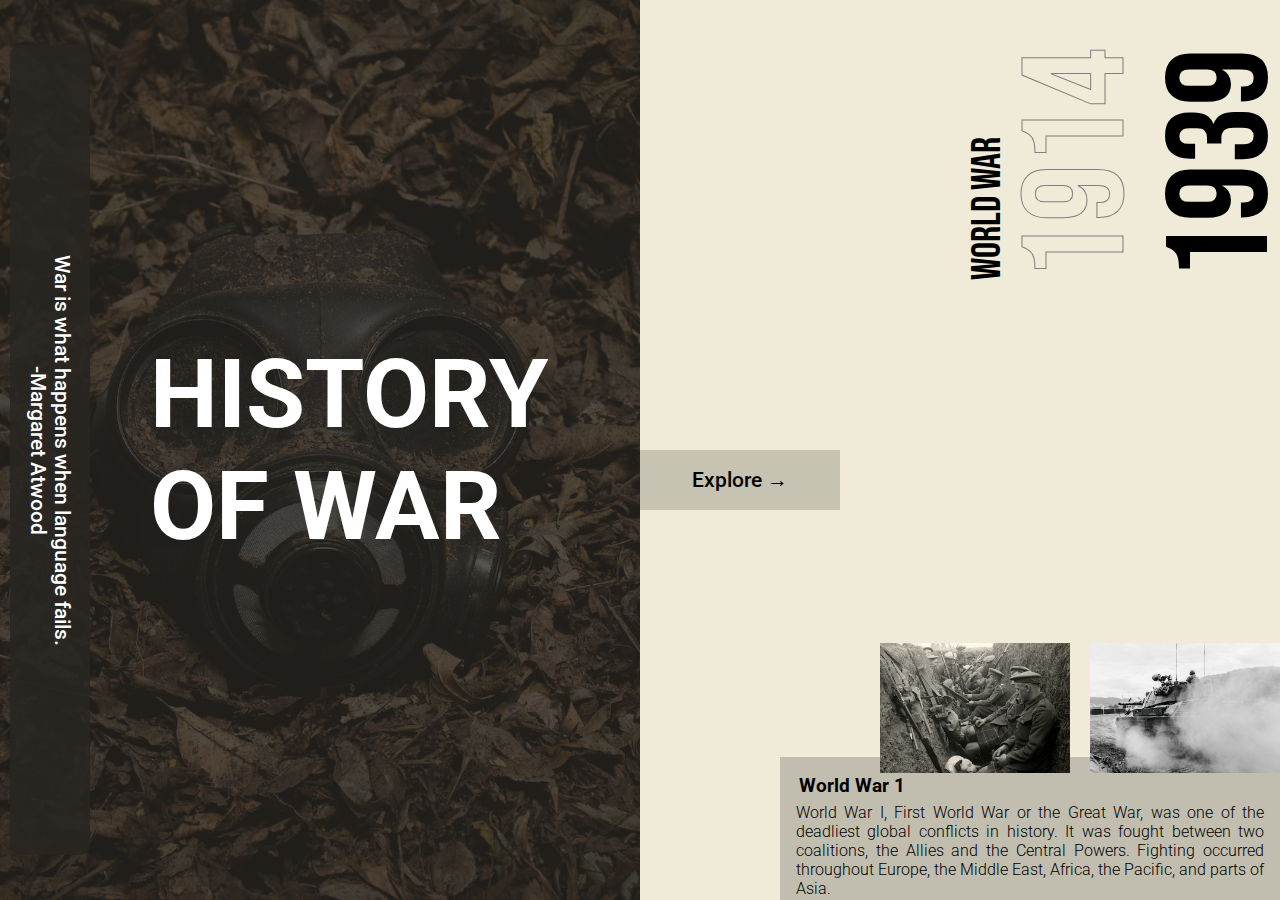
<file: index.html>
<!DOCTYPE html>
<html lang="en">
  <head>
    <meta charset="UTF-8" />
    <meta http-equiv="X-UA-Compatible" content="IE=edge" />
    <meta name="viewport" content="width=device-width, initial-scale=1.0" />
    <title>Home</title>
    <link rel="stylesheet" href="./styles/general.css" />
    <link rel="stylesheet" href="./styles/main.css" />
  </head>
  <body>
    <section class="left-side">
      <div class="left-side--bar">
        <div class="quote-container">
          <p class="left-side--war-quote">
            War is what happens when language fails.
          </p>
          <p class="left-side--war-quote-author">-Margaret Atwood</p>
        </div>
      </div>
      <div class="left-side--text-container">
        <h1 class="left-side--header">HISTORY OF WAR</h1>
      </div>
      <a href="./content.html">
        <button id="explore-btn">Explore &rarr;</button>
      </a>
    </section>
    <section class="right-side">
      <div class="right-side--date-text">
        <p>WORLD WAR</p>
        <p>1914</p>
        <p>1939</p>
      </div>
      <div class="bottom">
        <div class="image-containers">
          <img
            src="./assets/images/homepage_images/small-war-img1.jpg"
            alt="1914, World War 1. Highland Territorials in a trench"
            class="img1"
            />
          <img
            src="./assets/images/homepage_images/small-war-img2.jpg"
            alt="world war tanker"
            class="img2"
            />
        </div>
        <div class="text">
          <h3>World War 1</h3>
          <p>
            World War I, First World War or the Great War, was one of the
            deadliest global conflicts in history. It was
            fought between two coalitions, the Allies and the Central Powers.
            Fighting occurred throughout Europe, the Middle East, Africa, the
            Pacific, and parts of Asia.
          </p>
        </div>
      </div>
    </section>
    <script src="./scripts/index.js"></script>
  </body>
</html>
</file>
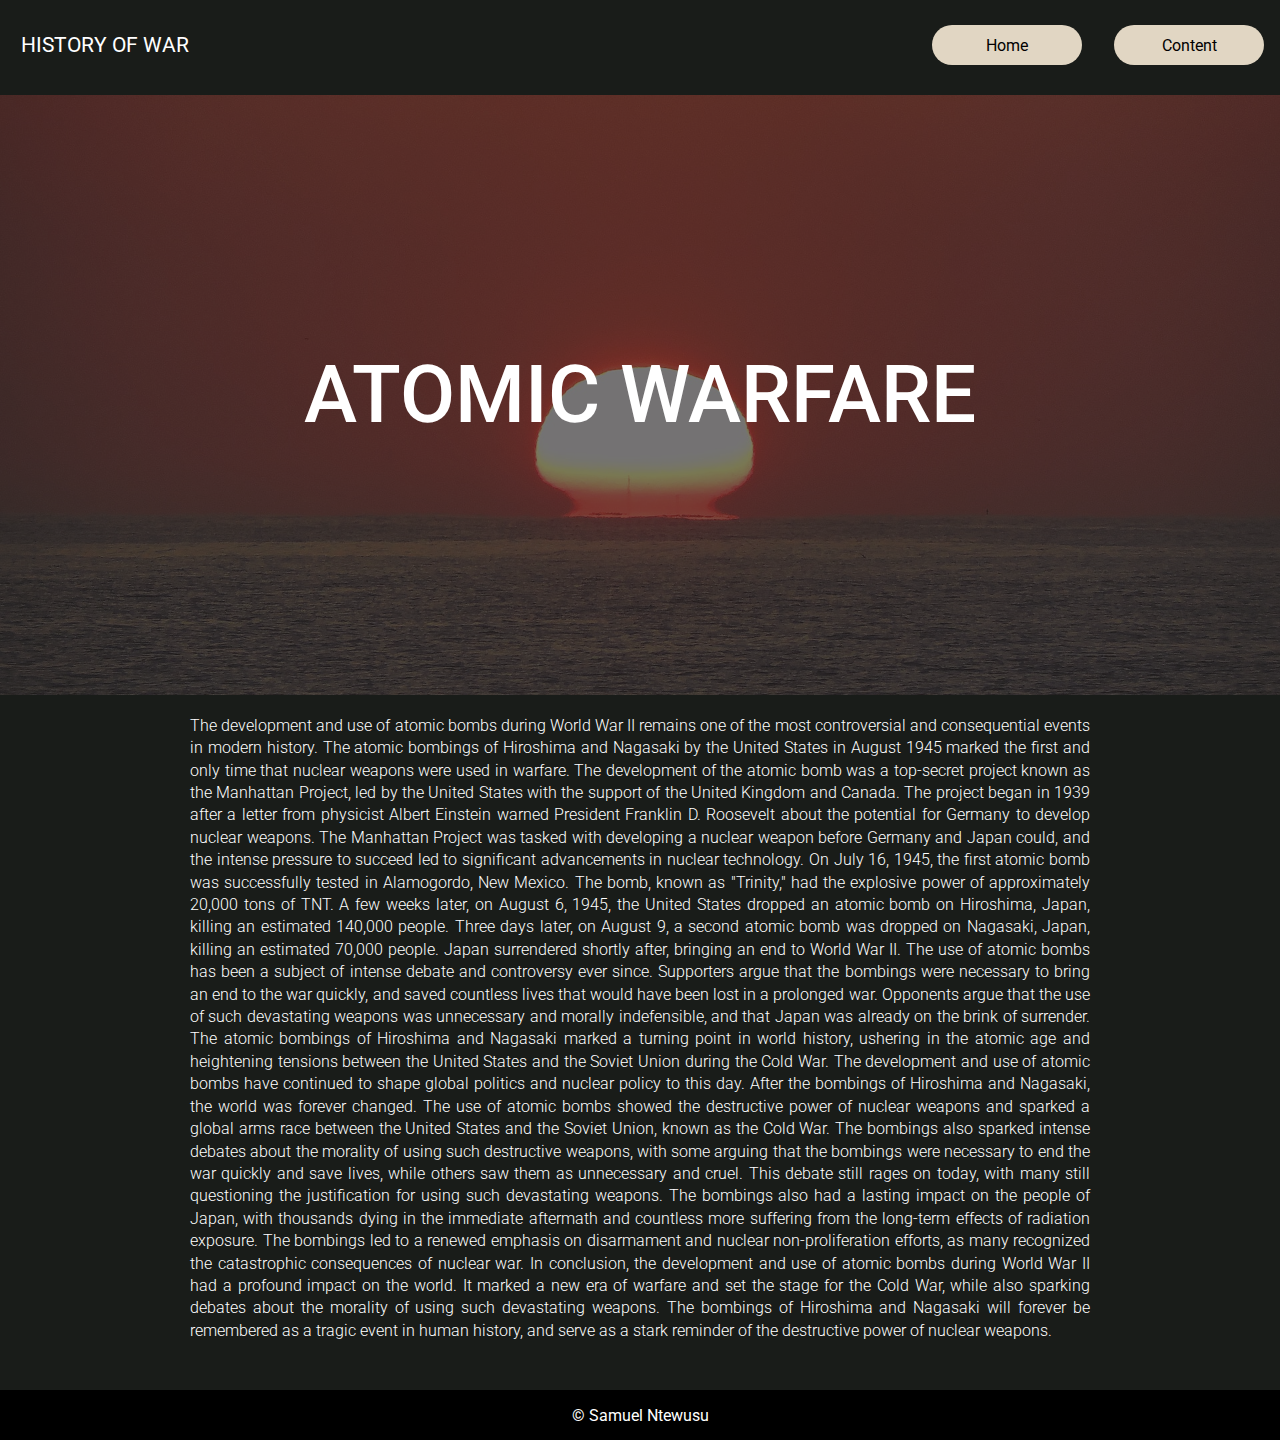
<file: atomic-impact.html>
<!DOCTYPE html>
<html lang="en">
  <head>
    <meta charset="UTF-8" />
    <meta http-equiv="X-UA-Compatible" content="IE=edge" />
    <meta name="viewport" content="width=device-width, initial-scale=1.0" />
    <title>Atomic Warfare</title>
    <link
      rel="stylesheet"
      href="https://fonts.googleapis.com/css2?family=Material+Symbols+Outlined:opsz,wght,FILL,GRAD@48,400,0,0"
    />
    <link rel="stylesheet" href="./styles/general.css" />
    <link rel="stylesheet" href="./styles/atomic.css" />
  </head>
  <body>
    <header>
      <a href="./index.html" class="logo-text">HISTORY OF WAR</a>
      <nav class="page-navigation">
        <ul class="page-navigation-list">
          <li class="page-navigation-list-items">
            <a href="./index.html">Home</a>
          </li>
          <li class="page-navigation-list-items">
            <a href="./content.html">Content</a>
          </li>
        </ul>
      </nav>
      <span class="material-symbols-outlined" id="menu-open"> menu </span>

    </header>
    <div class="mobile-menu">
      <div class="left-side-menu">

      </div>
      <div class="right-side-menu">
        <span id="menu-close" class="material-symbols-outlined">close</span>
        <nav class="mobile-page-navigation">
          <ul class="mobile-page-navigation-list">
            <li class="mobile-page-navigation-list-items">
              <a href="./index.html">Home</a>
            </li>
            <li class="mobile-page-navigation-list-items">
              <a href="./content.html">Content</a>
            </li>
          </ul>
        </nav>
      </div>
    </div>
    <section class="banner"></section>
    <section class="content-text">
      <p class="texts">
        The development and use of atomic bombs during World War II remains one
        of the most controversial and consequential events in modern history.
        The atomic bombings of Hiroshima and Nagasaki by the United States in
        August 1945 marked the first and only time that nuclear weapons were
        used in warfare. The development of the atomic bomb was a top-secret
        project known as the Manhattan Project, led by the United States with
        the support of the United Kingdom and Canada. The project began in 1939
        after a letter from physicist Albert Einstein warned President Franklin
        D. Roosevelt about the potential for Germany to develop nuclear weapons.
        The Manhattan Project was tasked with developing a nuclear weapon before
        Germany and Japan could, and the intense pressure to succeed led to
        significant advancements in nuclear technology. On July 16, 1945, the
        first atomic bomb was successfully tested in Alamogordo, New Mexico. The
        bomb, known as "Trinity," had the explosive power of approximately
        20,000 tons of TNT. A few weeks later, on August 6, 1945, the United
        States dropped an atomic bomb on Hiroshima, Japan, killing an estimated
        140,000 people. Three days later, on August 9, a second atomic bomb was
        dropped on Nagasaki, Japan, killing an estimated 70,000 people. Japan
        surrendered shortly after, bringing an end to World War II. The use of
        atomic bombs has been a subject of intense debate and controversy ever
        since. Supporters argue that the bombings were necessary to bring an end
        to the war quickly, and saved countless lives that would have been lost
        in a prolonged war. Opponents argue that the use of such devastating
        weapons was unnecessary and morally indefensible, and that Japan was
        already on the brink of surrender. The atomic bombings of Hiroshima and
        Nagasaki marked a turning point in world history, ushering in the atomic
        age and heightening tensions between the United States and the Soviet
        Union during the Cold War. The development and use of atomic bombs have
        continued to shape global politics and nuclear policy to this day. After
        the bombings of Hiroshima and Nagasaki, the world was forever changed.
        The use of atomic bombs showed the destructive power of nuclear weapons
        and sparked a global arms race between the United States and the Soviet
        Union, known as the Cold War. The bombings also sparked intense debates
        about the morality of using such destructive weapons, with some arguing
        that the bombings were necessary to end the war quickly and save lives,
        while others saw them as unnecessary and cruel. This debate still rages
        on today, with many still questioning the justification for using such
        devastating weapons. The bombings also had a lasting impact on the
        people of Japan, with thousands dying in the immediate aftermath and
        countless more suffering from the long-term effects of radiation
        exposure. The bombings led to a renewed emphasis on disarmament and
        nuclear non-proliferation efforts, as many recognized the catastrophic
        consequences of nuclear war. In conclusion, the development and use of
        atomic bombs during World War II had a profound impact on the world. It
        marked a new era of warfare and set the stage for the Cold War, while
        also sparking debates about the morality of using such devastating
        weapons. The bombings of Hiroshima and Nagasaki will forever be
        remembered as a tragic event in human history, and serve as a stark
        reminder of the destructive power of nuclear weapons.
      </p>
    </section>
    <footer class="page-footer">
      <p>&copy; Samuel Ntewusu</p>
    </footer>
    <script src="./scripts/index.js"></script>
  </body>
</html>
</file>
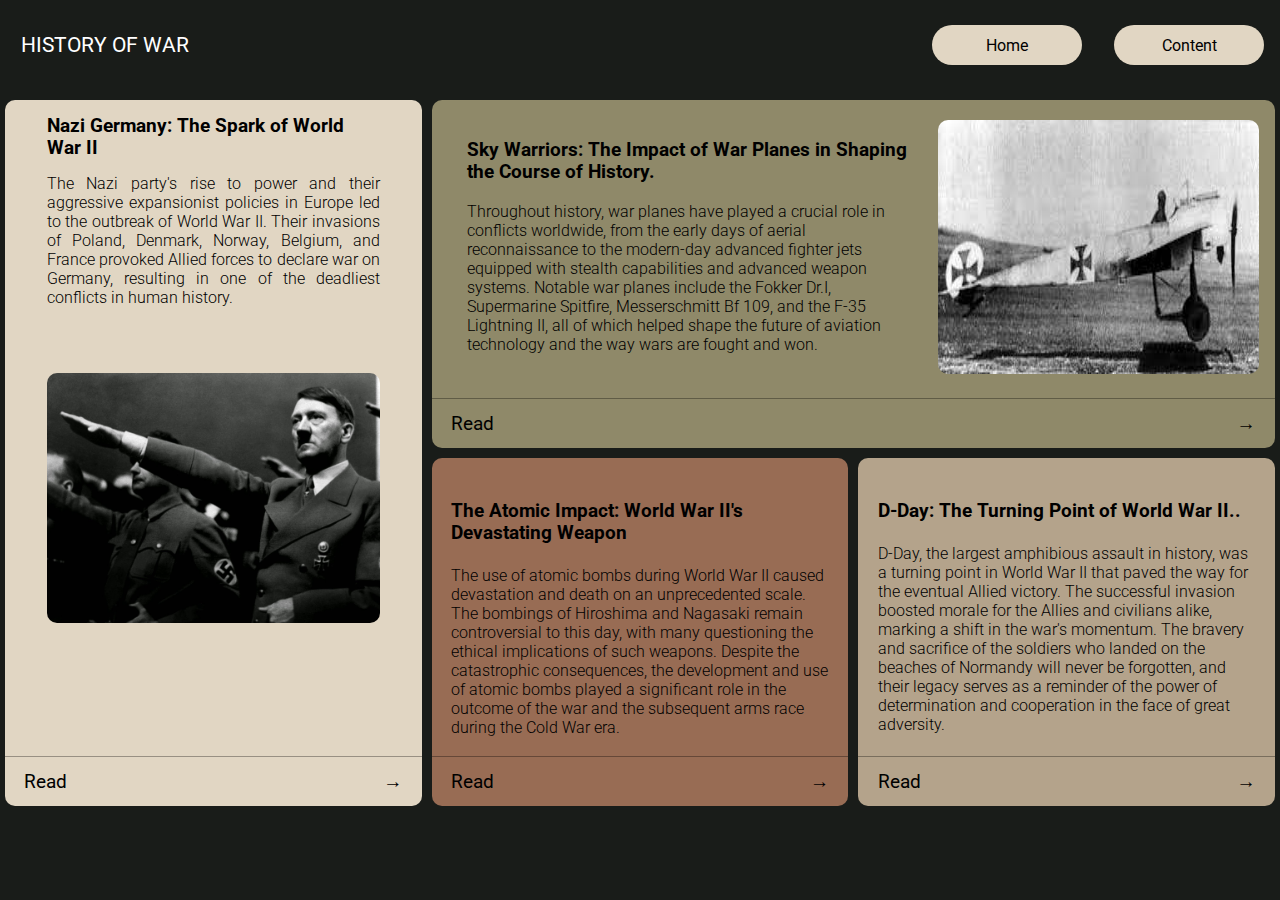
<file: content.html>
<!DOCTYPE html>
<html lang="en">
  <head>
    <meta charset="UTF-8" />
    <meta http-equiv="X-UA-Compatible" content="IE=edge" />
    <meta name="viewport" content="width=device-width, initial-scale=1.0" />
    <title>Contents</title>
    <link
      rel="stylesheet"
      href="https://fonts.googleapis.com/css2?family=Material+Symbols+Outlined:opsz,wght,FILL,GRAD@48,400,0,0"
      />
    <link rel="stylesheet" href="./styles/general.css" />
    <link rel="stylesheet" href="./styles/content.css" />
  </head>
  <body>
    <header>
      <a href="./index.html" class="logo-text">HISTORY OF WAR</a>
      <nav class="page-navigation">
        <ul class="page-navigation-list">
          <li class="page-navigation-list-items">
            <a href="./index.html">Home</a>
          </li>
          <li class="page-navigation-list-items">
            <a href="./content.html">Content</a>
          </li>
        </ul>
      </nav>
      <span class="material-symbols-outlined" id="menu-open"> menu </span>
    </header>
    <div class="mobile-menu">
      <div class="left-side-menu">

      </div>
      <div class="right-side-menu">
        <span id="menu-close" class="material-symbols-outlined">close</span>
        <nav class="mobile-page-navigation">
          <ul class="mobile-page-navigation-list">
            <li class="mobile-page-navigation-list-items">
              <a href="./index.html">Home</a>
            </li>
            <li class="mobile-page-navigation-list-items">
              <a href="./content.html">Content</a>
            </li>
          </ul>
        </nav>
      </div>
    </div>
    <section class="content">
      <div class="content-box1 flex-column">
        <div class="content-box1--text-container">
          <h3>Nazi Germany: The Spark of World War II</h3>
          <p>
            The Nazi party's rise to power and their aggressive expansionist
            policies in Europe led to the outbreak of World War II. Their
            invasions of Poland, Denmark, Norway, Belgium, and France provoked
            Allied forces to declare war on Germany, resulting in one of the
            deadliest conflicts in human history.
          </p>
        </div>
        <img
          src="./assets/images/content_page/hitler.jpg"
          alt="Adolf Hitler"
          class="hitler-image content-image"
          />
        <a href="./nazi.html" class="read-link">
          <p>Read</p>
          <p>&rarr;</p>
        </a>
      </div>
      <div class="content-box2 flex-column">
        <div class="content-box2--content">
          <div class="content-box2--content-text">
            <h3>
              Sky Warriors: The Impact of War Planes in Shaping the Course of
              History.
            </h3>
            <p>
              Throughout history, war planes have played a crucial role in
              conflicts worldwide, from the early days of aerial reconnaissance
              to the modern-day advanced fighter jets equipped with stealth
              capabilities and advanced weapon systems. Notable war planes
              include the Fokker Dr.I, Supermarine Spitfire, Messerschmitt Bf
              109, and the F-35 Lightning II, all of which helped shape the
              future of aviation technology and the way wars are fought and won.
            </p>
          </div>
          <img
            src="./assets/images/content_page/fokker-image.jpg"
            alt="war plane image"
            class="plane-img content-image"
            />
        </div>
        <a href="./sky-warriors.html" class="read-link">
          <p>Read</p>
          <p>&rarr;</p>
        </a>
      </div>
      <div class="content-box3 flex-column">
        <div class="content-box3--text-container">
          <h3>The Atomic Impact: World War II's Devastating Weapon</h3>
          <p>
            The use of atomic bombs during World War II caused devastation and
            death on an unprecedented scale. The bombings of Hiroshima and
            Nagasaki remain controversial to this day, with many questioning the
            ethical implications of such weapons. Despite the catastrophic
            consequences, the development and use of atomic bombs played a
            significant role in the outcome of the war and the subsequent arms
            race during the Cold War era.
          </p>
        </div>
        <a href="./atomic-impact.html" class="read-link">
          <p>Read</p>
          <p>&rarr;</p>
        </a>
      </div>
      <div class="content-box4 flex-column">
        <div class="content-box4--text-container">
          <h3>D-Day: The Turning Point of World War II..</h3>
          <p>
            D-Day, the largest amphibious assault in history, was a turning
            point in World War II that paved the way for the eventual Allied
            victory. The successful invasion boosted morale for the Allies and
            civilians alike, marking a shift in the war's momentum. The bravery
            and sacrifice of the soldiers who landed on the beaches of Normandy
            will never be forgotten, and their legacy serves as a reminder of
            the power of determination and cooperation in the face of great
            adversity.
          </p>
        </div>
        <a href="./dday.html" class="read-link">
          <p>Read</p>
          <p>&rarr;</p>
        </a>
      </div>
    </section>
    <script src="./scripts/index.js"></script>
  </body>
</html>
</file>
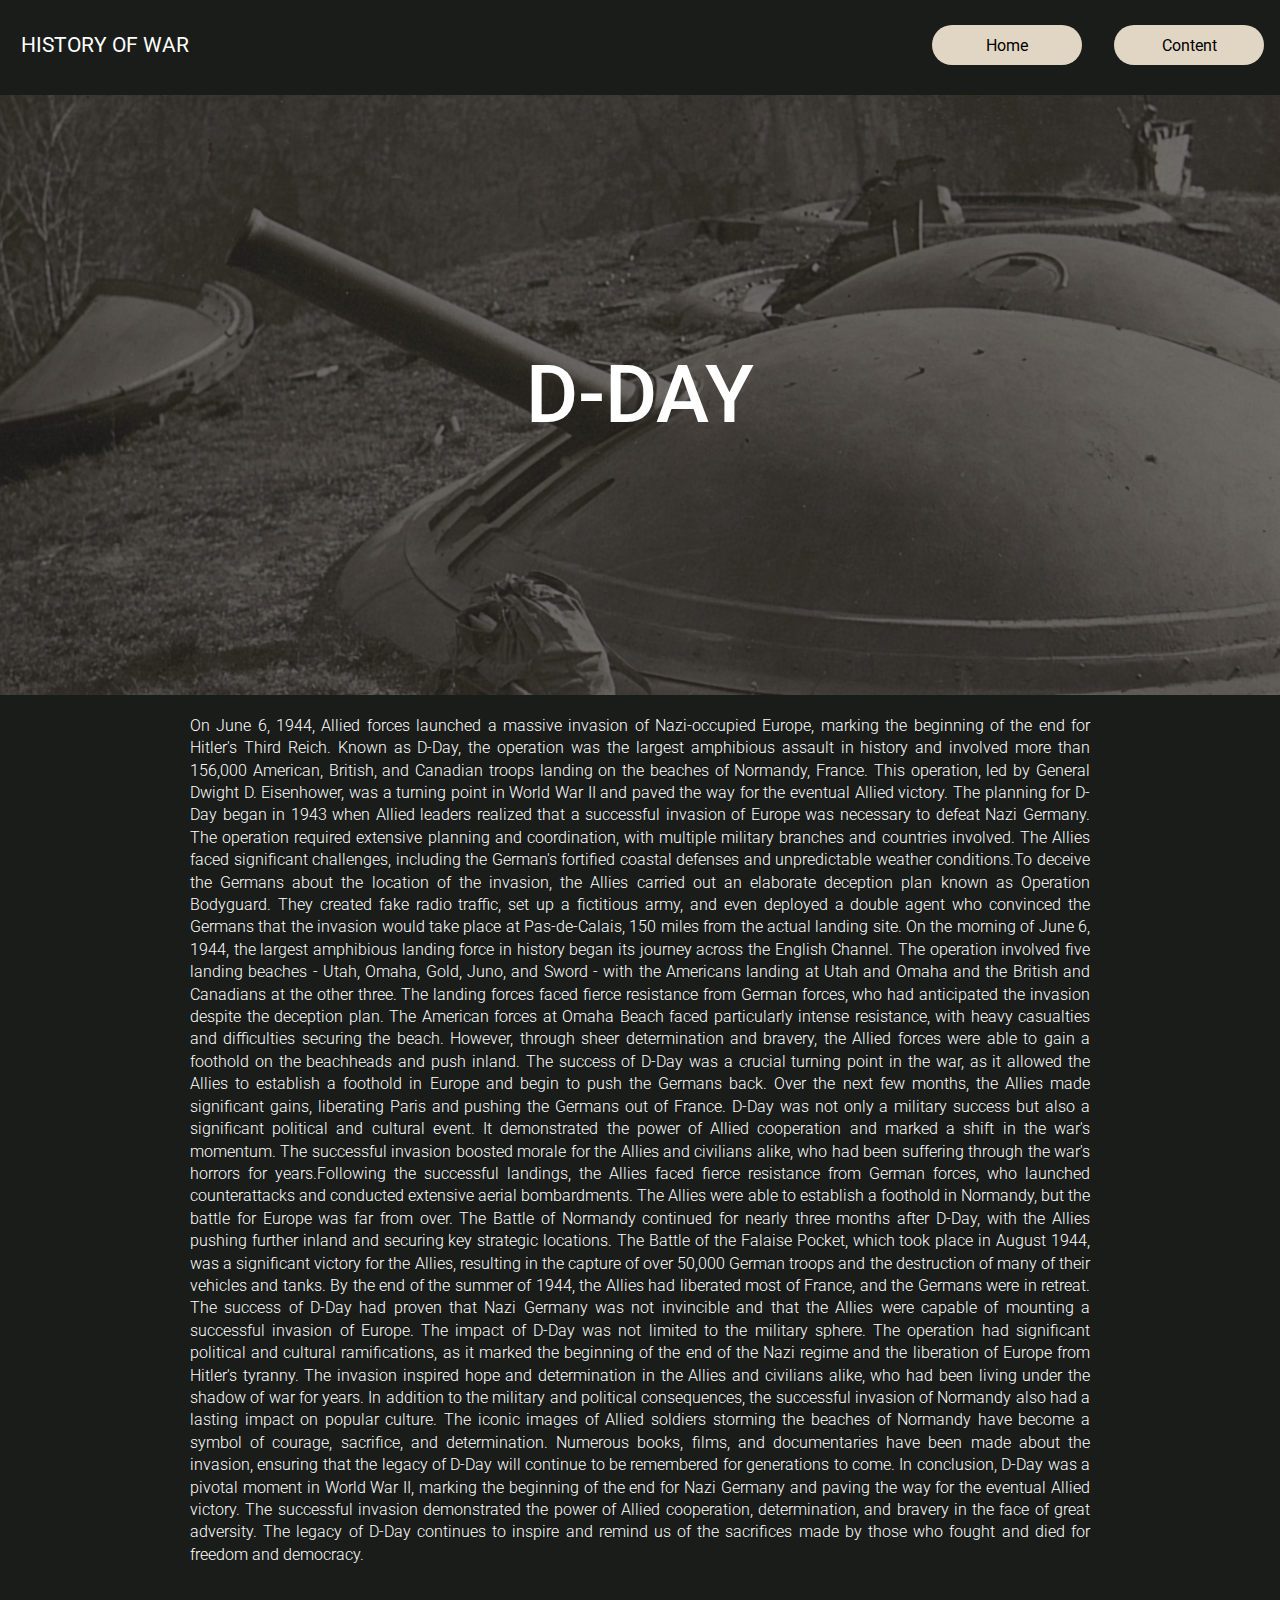
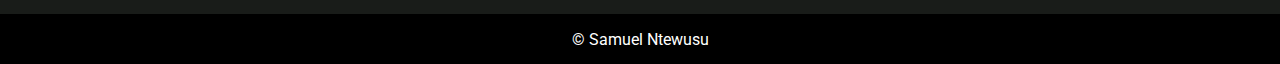
<file: dday.html>
<!DOCTYPE html>
<html lang="en">
  <head>
    <meta charset="UTF-8" />
    <meta http-equiv="X-UA-Compatible" content="IE=edge" />
    <meta name="viewport" content="width=device-width, initial-scale=1.0" />
    <title>D-Day</title>
    <link
      rel="stylesheet"
      href="https://fonts.googleapis.com/css2?family=Material+Symbols+Outlined:opsz,wght,FILL,GRAD@48,400,0,0"
    />
    <link rel="stylesheet" href="./styles/general.css" />
    <link rel="stylesheet" href="./styles/dday.css" />
  </head>
  <body>
    <header>
      <a href="./index.html" class="logo-text">HISTORY OF WAR</a>
      <nav class="page-navigation">
        <ul class="page-navigation-list">
          <li class="page-navigation-list-items">
            <a href="./index.html">Home</a>
          </li>
          <li class="page-navigation-list-items">
            <a href="./content.html">Content</a>
          </li>
        </ul>
      </nav>
      <span class="material-symbols-outlined" id="menu-open"> menu </span>

    </header>
    <div class="mobile-menu">
      <div class="left-side-menu">

      </div>
      <div class="right-side-menu">
        <span id="menu-close" class="material-symbols-outlined">close</span>
        <nav class="mobile-page-navigation">
          <ul class="mobile-page-navigation-list">
            <li class="mobile-page-navigation-list-items">
              <a href="./index.html">Home</a>
            </li>
            <li class="mobile-page-navigation-list-items">
              <a href="./content.html">Content</a>
            </li>
          </ul>
        </nav>
      </div>
    </div>
    <section class="banner"></section>
    <section class="content-text">
      <p class="texts">
        On June 6, 1944, Allied forces launched a massive invasion of
        Nazi-occupied Europe, marking the beginning of the end for Hitler's
        Third Reich. Known as D-Day, the operation was the largest amphibious
        assault in history and involved more than 156,000 American, British, and
        Canadian troops landing on the beaches of Normandy, France. This
        operation, led by General Dwight D. Eisenhower, was a turning point in
        World War II and paved the way for the eventual Allied victory. The
        planning for D-Day began in 1943 when Allied leaders realized that a
        successful invasion of Europe was necessary to defeat Nazi Germany. The
        operation required extensive planning and coordination, with multiple
        military branches and countries involved. The Allies faced significant
        challenges, including the German's fortified coastal defenses and
        unpredictable weather conditions.To deceive the Germans about the
        location of the invasion, the Allies carried out an elaborate deception
        plan known as Operation Bodyguard. They created fake radio traffic, set
        up a fictitious army, and even deployed a double agent who convinced the
        Germans that the invasion would take place at Pas-de-Calais, 150 miles
        from the actual landing site. On the morning of June 6, 1944, the
        largest amphibious landing force in history began its journey across the
        English Channel. The operation involved five landing beaches - Utah,
        Omaha, Gold, Juno, and Sword - with the Americans landing at Utah and
        Omaha and the British and Canadians at the other three. The landing
        forces faced fierce resistance from German forces, who had anticipated
        the invasion despite the deception plan. The American forces at Omaha
        Beach faced particularly intense resistance, with heavy casualties and
        difficulties securing the beach. However, through sheer determination
        and bravery, the Allied forces were able to gain a foothold on the
        beachheads and push inland. The success of D-Day was a crucial turning
        point in the war, as it allowed the Allies to establish a foothold in
        Europe and begin to push the Germans back. Over the next few months, the
        Allies made significant gains, liberating Paris and pushing the Germans
        out of France. D-Day was not only a military success but also a
        significant political and cultural event. It demonstrated the power of
        Allied cooperation and marked a shift in the war's momentum. The
        successful invasion boosted morale for the Allies and civilians alike,
        who had been suffering through the war's horrors for years.Following the
        successful landings, the Allies faced fierce resistance from German
        forces, who launched counterattacks and conducted extensive aerial
        bombardments. The Allies were able to establish a foothold in Normandy,
        but the battle for Europe was far from over. The Battle of Normandy
        continued for nearly three months after D-Day, with the Allies pushing
        further inland and securing key strategic locations. The Battle of the
        Falaise Pocket, which took place in August 1944, was a significant
        victory for the Allies, resulting in the capture of over 50,000 German
        troops and the destruction of many of their vehicles and tanks. By the
        end of the summer of 1944, the Allies had liberated most of France, and
        the Germans were in retreat. The success of D-Day had proven that Nazi
        Germany was not invincible and that the Allies were capable of mounting
        a successful invasion of Europe. The impact of D-Day was not limited to
        the military sphere. The operation had significant political and
        cultural ramifications, as it marked the beginning of the end of the
        Nazi regime and the liberation of Europe from Hitler's tyranny. The
        invasion inspired hope and determination in the Allies and civilians
        alike, who had been living under the shadow of war for years. In
        addition to the military and political consequences, the successful
        invasion of Normandy also had a lasting impact on popular culture. The
        iconic images of Allied soldiers storming the beaches of Normandy have
        become a symbol of courage, sacrifice, and determination. Numerous
        books, films, and documentaries have been made about the invasion,
        ensuring that the legacy of D-Day will continue to be remembered for
        generations to come. In conclusion, D-Day was a pivotal moment in World
        War II, marking the beginning of the end for Nazi Germany and paving the
        way for the eventual Allied victory. The successful invasion
        demonstrated the power of Allied cooperation, determination, and bravery
        in the face of great adversity. The legacy of D-Day continues to inspire
        and remind us of the sacrifices made by those who fought and died for
        freedom and democracy.
      </p>
    </section>
    <footer class="page-footer">
        <p>&copy; Samuel Ntewusu</p>
    </footer>
    <script src="./scripts/index.js"></script>
  </body>
</html>
</file>
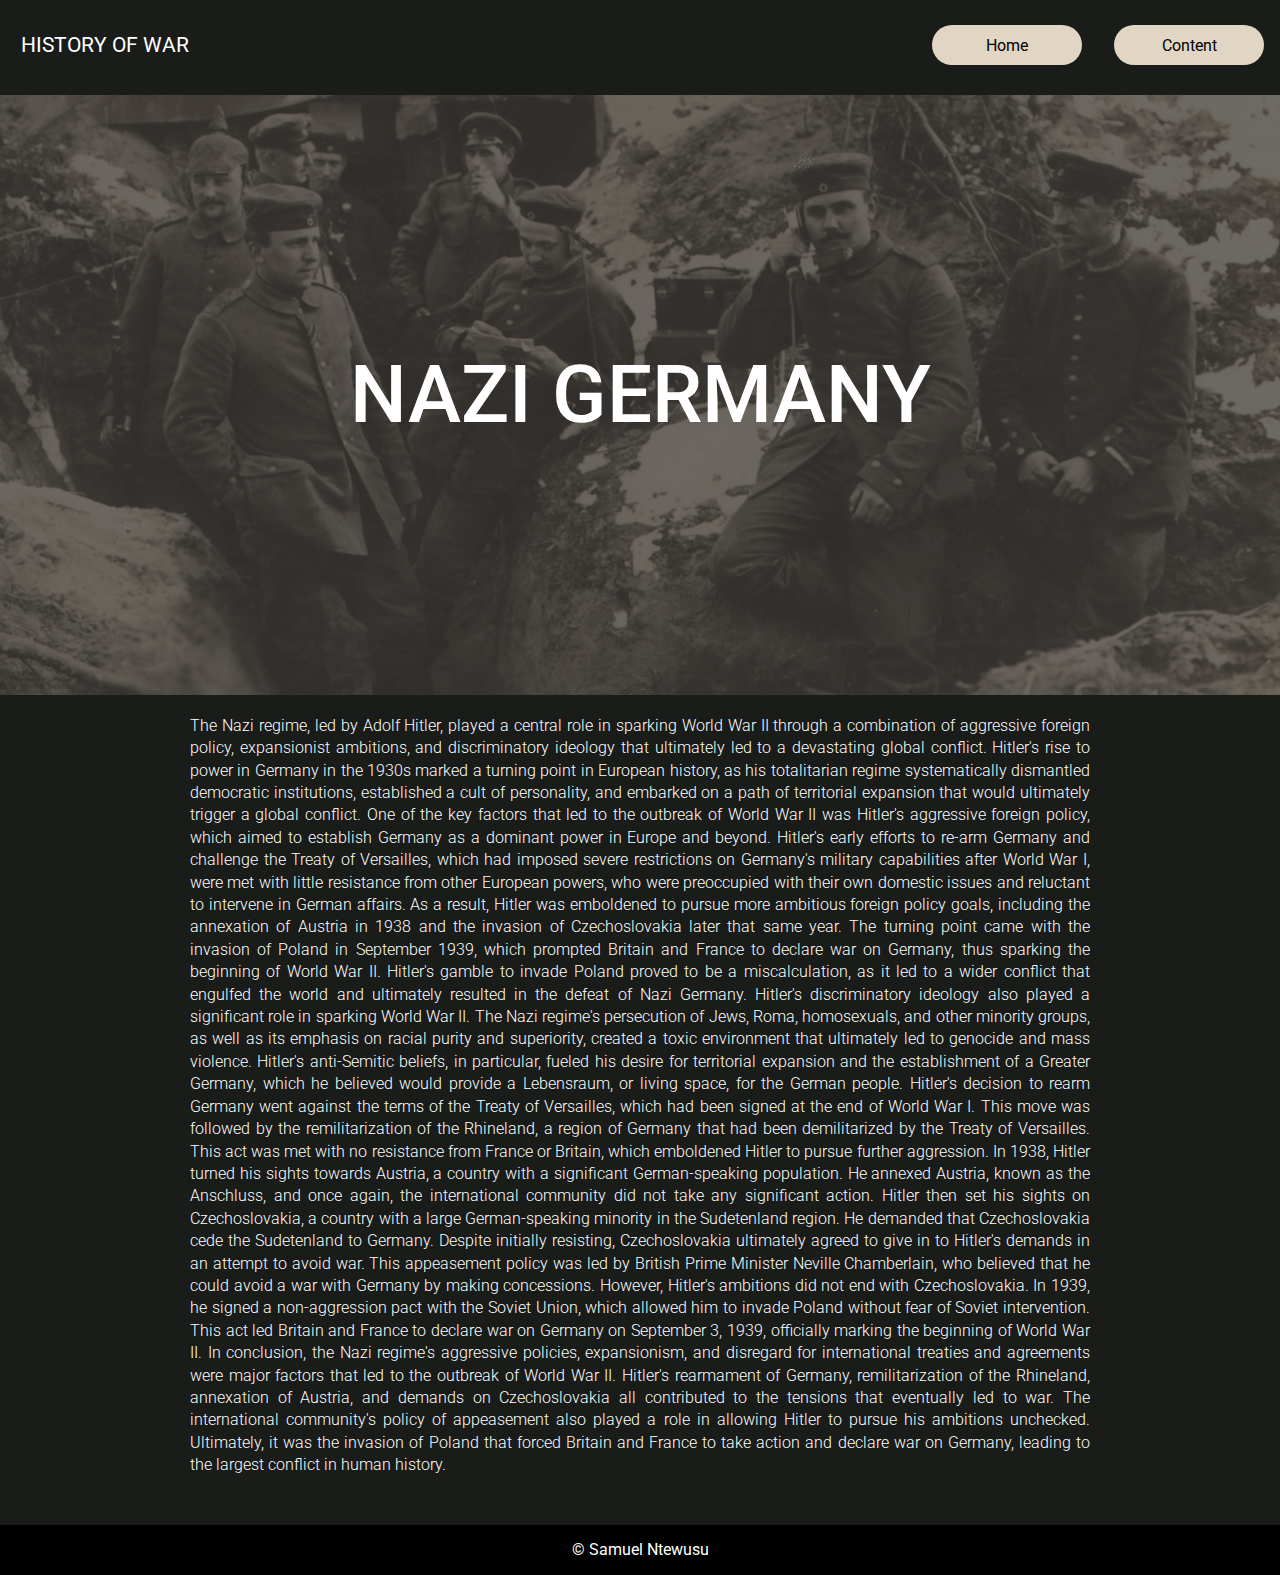
<file: nazi.html>
<!DOCTYPE html>
<html lang="en">
    <head>
        <meta charset="UTF-8" />
        <meta http-equiv="X-UA-Compatible" content="IE=edge" />
        <meta name="viewport" content="width=device-width, initial-scale=1.0" />
        <title>D-Day</title>
        <link
            rel="stylesheet"
            href="https://fonts.googleapis.com/css2?family=Material+Symbols+Outlined:opsz,wght,FILL,GRAD@48,400,0,0"
            />
        <link rel="stylesheet" href="./styles/general.css" />
        <link rel="stylesheet" href="./styles/german.css" />
    </head>
    <body>
        <header>
            <a href="./index.html" class="logo-text">HISTORY OF WAR</a>
            <nav class="page-navigation">
                <ul class="page-navigation-list">
                    <li class="page-navigation-list-items">
                        <a href="./index.html">Home</a>
                    </li>
                    <li class="page-navigation-list-items">
                        <a href="./content.html">Content</a>
                    </li>
                </ul>
            </nav>
            <span class="material-symbols-outlined" id="menu-open"> menu </span>

        </header>
        <div class="mobile-menu">
            <div class="left-side-menu">

            </div>
            <div class="right-side-menu">
                <span id="menu-close" class="material-symbols-outlined">close</span>
                <nav class="mobile-page-navigation">
                    <ul class="mobile-page-navigation-list">
                        <li class="mobile-page-navigation-list-items">
                            <a href="./index.html">Home</a>
                        </li>
                        <li class="mobile-page-navigation-list-items">
                            <a href="./content.html">Content</a>
                        </li>
                    </ul>
                </nav>
            </div>
        </div>
        <section class="banner"></section>
        <section class="content-text">
            <p class="texts">

                The Nazi regime, led by Adolf Hitler, played a central role in
                sparking World War II through a combination of aggressive
                foreign policy, expansionist ambitions, and discriminatory
                ideology that ultimately led to a devastating global conflict.
                Hitler's rise to power in Germany in the 1930s marked a turning
                point in European history, as his totalitarian regime
                systematically dismantled democratic institutions, established a
                cult of personality, and embarked on a path of territorial
                expansion that would ultimately trigger a global conflict.

                One of the key factors that led to the outbreak of World War II
                was Hitler's aggressive foreign policy, which aimed to establish
                Germany as a dominant power in Europe and beyond. Hitler's early
                efforts to re-arm Germany and challenge the Treaty of
                Versailles, which had imposed severe restrictions on Germany's
                military capabilities after World War I, were met with little
                resistance from other European powers, who were preoccupied with
                their own domestic issues and reluctant to intervene in German
                affairs. As a result, Hitler was emboldened to pursue more
                ambitious foreign policy goals, including the annexation of
                Austria in 1938 and the invasion of Czechoslovakia later that
                same year.

                The turning point came with the invasion of Poland in September
                1939, which prompted Britain and France to declare war on
                Germany, thus sparking the beginning of World War II. Hitler's
                gamble to invade Poland proved to be a miscalculation, as it led
                to a wider conflict that engulfed the world and ultimately
                resulted in the defeat of Nazi Germany.

                Hitler's discriminatory ideology also played a significant role
                in sparking World War II. The Nazi regime's persecution of Jews,
                Roma, homosexuals, and other minority groups, as well as its
                emphasis on racial purity and superiority, created a toxic
                environment that ultimately led to genocide and mass violence.
                Hitler's anti-Semitic beliefs, in particular, fueled his desire
                for territorial expansion and the establishment of a Greater
                Germany, which he believed would provide a Lebensraum, or living
                space, for the German people.
                Hitler's decision to rearm Germany went against the terms of the
                Treaty of Versailles, which had been signed at the end of World
                War I. This move was followed by the remilitarization of the
                Rhineland, a region of Germany that had been demilitarized by
                the Treaty of Versailles. This act was met with no resistance
                from France or Britain, which emboldened Hitler to pursue
                further aggression.

                In 1938, Hitler turned his sights towards Austria, a country
                with a significant German-speaking population. He annexed
                Austria, known as the Anschluss, and once again, the
                international community did not take any significant action.
                Hitler then set his sights on Czechoslovakia, a country with a
                large German-speaking minority in the Sudetenland region. He
                demanded that Czechoslovakia cede the Sudetenland to Germany.
                Despite initially resisting, Czechoslovakia ultimately agreed to
                give in to Hitler's demands in an attempt to avoid war. This
                appeasement policy was led by British Prime Minister Neville
                Chamberlain, who believed that he could avoid a war with Germany
                by making concessions.

                However, Hitler's ambitions did not end with Czechoslovakia. In
                1939, he signed a non-aggression pact with the Soviet Union,
                which allowed him to invade Poland without fear of Soviet
                intervention. This act led Britain and France to declare war on
                Germany on September 3, 1939, officially marking the beginning
                of World War II.

                In conclusion, the Nazi regime's aggressive policies,
                expansionism, and disregard for international treaties and
                agreements were major factors that led to the outbreak of World
                War II. Hitler's rearmament of Germany, remilitarization of the
                Rhineland, annexation of Austria, and demands on Czechoslovakia
                all contributed to the tensions that eventually led to war. The
                international community's policy of appeasement also played a
                role in allowing Hitler to pursue his ambitions unchecked.
                Ultimately, it was the invasion of Poland that forced Britain
                and France to take action and declare war on Germany, leading to
                the largest conflict in human history.

            </p>
        </section>
        <footer class="page-footer">
            <p>&copy; Samuel Ntewusu</p>
        </footer>
        <script src="./scripts/index.js"></script>

    </body>
</html>
</file>
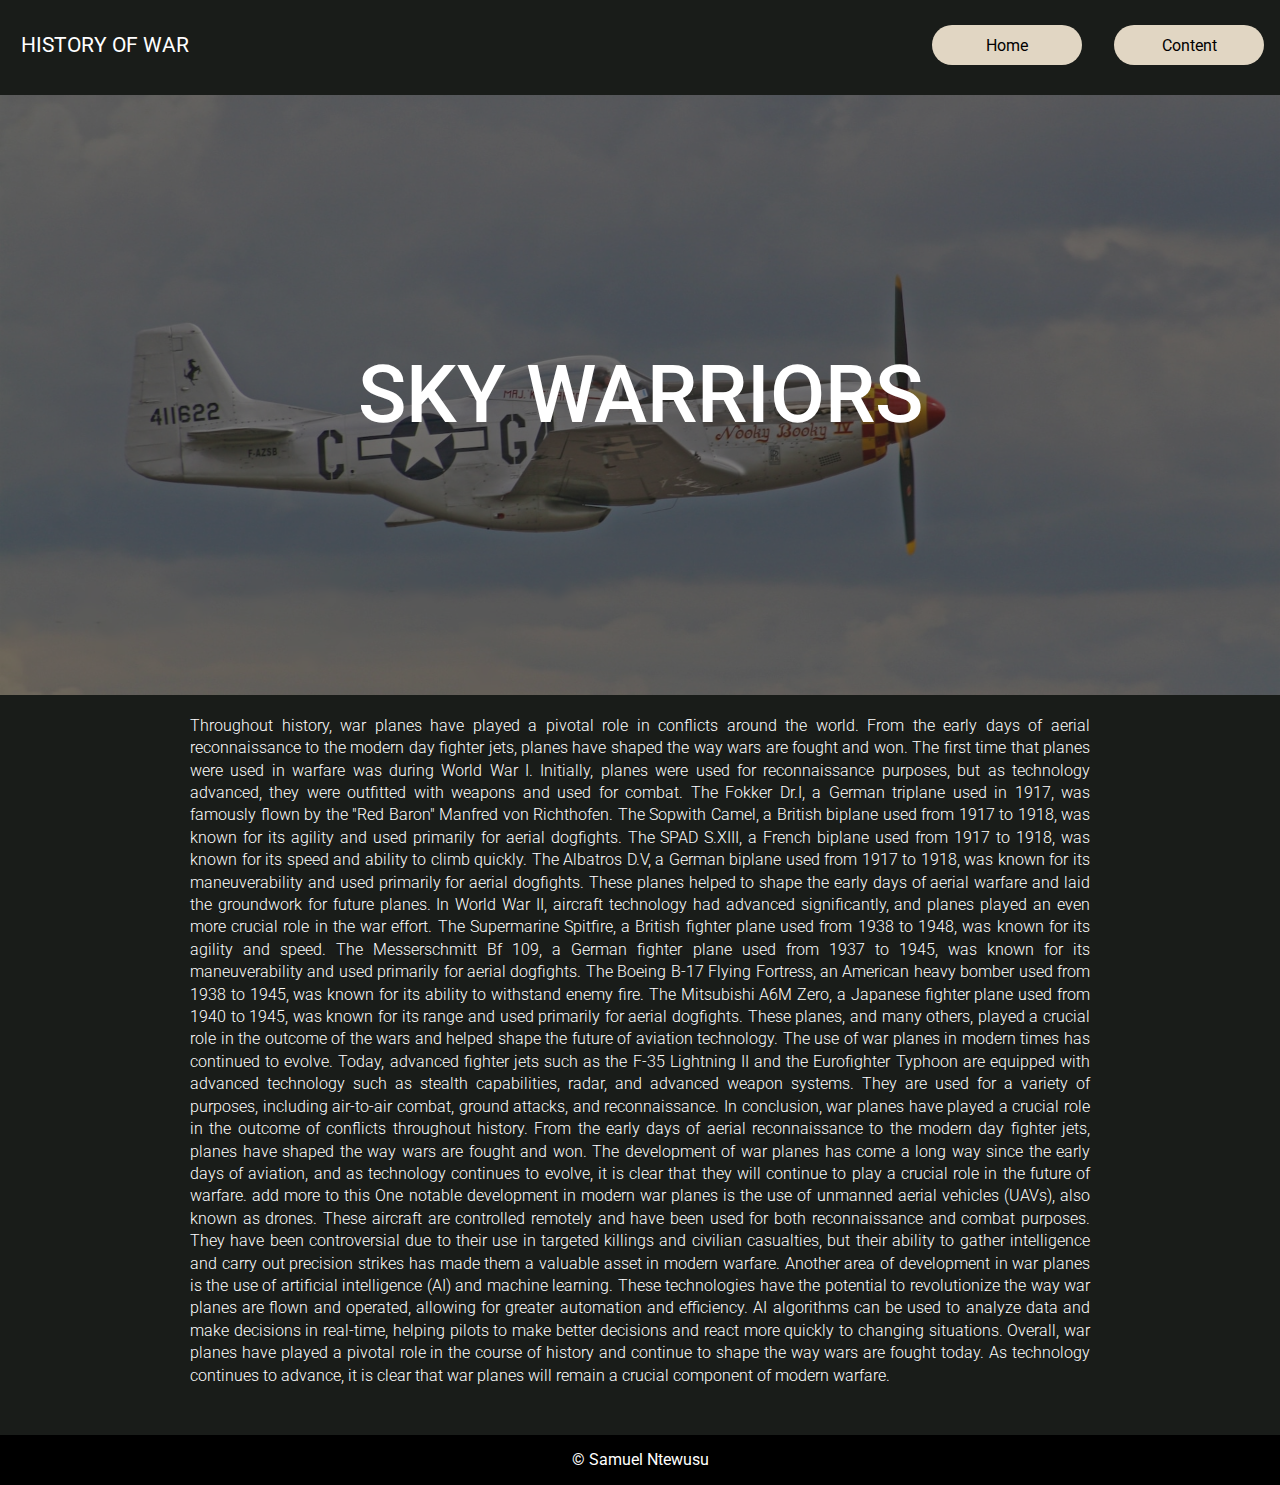
<file: sky-warriors.html>
<!DOCTYPE html>
<html lang="en">
  <head>
    <meta charset="UTF-8" />
    <meta http-equiv="X-UA-Compatible" content="IE=edge" />
    <meta name="viewport" content="width=device-width, initial-scale=1.0" />
    <title>Sky Warriors</title>
    <link
      rel="stylesheet"
      href="https://fonts.googleapis.com/css2?family=Material+Symbols+Outlined:opsz,wght,FILL,GRAD@48,400,0,0"
    />
    <link rel="stylesheet" href="./styles/general.css" />
    <link rel="stylesheet" href="./styles/sky-warrior.css" />
  </head>
  <body>
    <header>
      <a href="./index.html" class="logo-text">HISTORY OF WAR</a>
      <nav class="page-navigation">
        <ul class="page-navigation-list">
          <li class="page-navigation-list-items">
            <a href="./index.html">Home</a>
          </li>
          <li class="page-navigation-list-items">
            <a href="./content.html">Content</a>
          </li>
        </ul>
      </nav>
      <span class="material-symbols-outlined" id="menu-open"> menu </span>
    </header>
    <div class="mobile-menu">
      <div class="left-side-menu">

      </div>
      <div class="right-side-menu">
        <span id="menu-close" class="material-symbols-outlined">close</span>
        <nav class="mobile-page-navigation">
          <ul class="mobile-page-navigation-list">
            <li class="mobile-page-navigation-list-items">
              <a href="./index.html">Home</a>
            </li>
            <li class="mobile-page-navigation-list-items">
              <a href="./content.html">Content</a>
            </li>
          </ul>
        </nav>
      </div>
    </div>
    <section class="banner"></section>
    <section class="content-text">
      <p class="texts">
        Throughout history, war planes have played a pivotal role in conflicts
        around the world. From the early days of aerial reconnaissance to the
        modern day fighter jets, planes have shaped the way wars are fought and
        won. The first time that planes were used in warfare was during World
        War I. Initially, planes were used for reconnaissance purposes, but as
        technology advanced, they were outfitted with weapons and used for
        combat. The Fokker Dr.I, a German triplane used in 1917, was famously
        flown by the "Red Baron" Manfred von Richthofen. The Sopwith Camel, a
        British biplane used from 1917 to 1918, was known for its agility and
        used primarily for aerial dogfights. The SPAD S.XIII, a French biplane
        used from 1917 to 1918, was known for its speed and ability to climb
        quickly. The Albatros D.V, a German biplane used from 1917 to 1918, was
        known for its maneuverability and used primarily for aerial dogfights.
        These planes helped to shape the early days of aerial warfare and laid
        the groundwork for future planes. In World War II, aircraft technology
        had advanced significantly, and planes played an even more crucial role
        in the war effort. The Supermarine Spitfire, a British fighter plane
        used from 1938 to 1948, was known for its agility and speed. The
        Messerschmitt Bf 109, a German fighter plane used from 1937 to 1945, was
        known for its maneuverability and used primarily for aerial dogfights.
        The Boeing B-17 Flying Fortress, an American heavy bomber used from 1938
        to 1945, was known for its ability to withstand enemy fire. The
        Mitsubishi A6M Zero, a Japanese fighter plane used from 1940 to 1945,
        was known for its range and used primarily for aerial dogfights. These
        planes, and many others, played a crucial role in the outcome of the
        wars and helped shape the future of aviation technology. The use of war
        planes in modern times has continued to evolve. Today, advanced fighter
        jets such as the F-35 Lightning II and the Eurofighter Typhoon are
        equipped with advanced technology such as stealth capabilities, radar,
        and advanced weapon systems. They are used for a variety of purposes,
        including air-to-air combat, ground attacks, and reconnaissance. In
        conclusion, war planes have played a crucial role in the outcome of
        conflicts throughout history. From the early days of aerial
        reconnaissance to the modern day fighter jets, planes have shaped the
        way wars are fought and won. The development of war planes has come a
        long way since the early days of aviation, and as technology continues
        to evolve, it is clear that they will continue to play a crucial role in
        the future of warfare. add more to this One notable development in
        modern war planes is the use of unmanned aerial vehicles (UAVs), also
        known as drones. These aircraft are controlled remotely and have been
        used for both reconnaissance and combat purposes. They have been
        controversial due to their use in targeted killings and civilian
        casualties, but their ability to gather intelligence and carry out
        precision strikes has made them a valuable asset in modern warfare.
        Another area of development in war planes is the use of artificial
        intelligence (AI) and machine learning. These technologies have the
        potential to revolutionize the way war planes are flown and operated,
        allowing for greater automation and efficiency. AI algorithms can be
        used to analyze data and make decisions in real-time, helping pilots to
        make better decisions and react more quickly to changing situations.
        Overall, war planes have played a pivotal role in the course of history
        and continue to shape the way wars are fought today. As technology
        continues to advance, it is clear that war planes will remain a crucial
        component of modern warfare.
      </p>
    </section>
    <footer class="page-footer">
      <p>&copy; Samuel Ntewusu</p>
    </footer>
    <script src="./scripts/index.js"></script>
  </body>
</html>
</file>
<file: styles/general.css>
@import url("https://fonts.googleapis.com/css2?family=Bebas+Neue&family=Roboto:wght@100;300;400;500;700&display=swap");

* {
  padding: 0;
  margin: 0;
  box-sizing: border-box;
  font-family: "Roboto", sans-serif;
}

a {
  text-decoration: none;
}

li{
  list-style: none;
}

.flex-column {
  display: flex;
  flex-direction: column;
}

header {
  width: 100%;
  height: 10vh;
  background: rgba(25, 28, 25, 1);
  display: flex;
  align-items: center;
  justify-content: space-between;
  margin-bottom: .3em;
}

#menu-open {
  display: none !important;
}

.logo-text {
  color: white;
  font-size: 1.3rem;
  padding: 0 1em;
}

.page-navigation-list {
  display: flex;
}

.page-navigation-list-items {
  display: grid;
  place-content: center;
  width: 150px;
  height: 40px;
  background: rgba(225, 214, 195, 255);
  border-radius: 20px;
  -webkit-border-radius: 20px;
  -moz-border-radius: 20px;
  -ms-border-radius: 20px;
  -o-border-radius: 20px;
  text-align: justify;
  margin: 0 1em;
}

.page-navigation-list-items>a {
  color: black;
}

.mobile-menu {
  display: none;
}

.banner {
  width: 100%;
  height: 600px;
  position: relative;
}

.content-text {
  max-width: 900px;
  width: 90%;
  color: white;
  margin: 0 auto;
  text-align: justify;
  font-weight: 300;
  margin-top: 20px;
}

.texts {
  line-height: 1.4em;
}

.page-footer {
  height: 50px;
  color: white;
  display: grid;
  place-content: center;
  background: #000;
  margin-top: 3em;
}

@media screen and (max-width: 700px) {
  .show-menu {
    display: flex !important;
    animation: menuMovement 350ms ease forwards;
    -webkit-animation: menuMovement 350ms ease forwards;
  }

  .hide-menu {
    animation: menuCloses 350ms ease !important;
    -webkit-animation: menuCloses 350ms ease !important;
  }

  #menu-close {
    color: white;
    width: 30px;
    position: absolute;
    top: 10px;
    right: 10px;
    transform: scale(1.2);
    -webkit-transform: scale(1.2);
    -moz-transform: scale(1.2);
    -ms-transform: scale(1.2);
    -o-transform: scale(1.2);
  }

  .logo-text {
    font-size: 1rem;
  }

  #menu-open {
    display: block !important;
    font-size: 2rem;
    color: white;
    padding: 0 1em;
  }

  .page-navigation {
    display: none;
  }

  .mobile-menu {
    display: none;
    height: 100vh;
    width: 100vw;
    position: fixed;
    top: 0;
    left: 0;
    z-index: 99;
  }

  .left-side-menu {
    width: 40%;
    height: inherit;
    background: rgba(255, 255, 255, 0.207);
    backdrop-filter: blur(5px);
    -webkit-backdrop-filter: blur(5px);
  }

  .right-side-menu {
    width: 60%;
    height: inherit;
    background: rgba(25, 28, 25, 1);
    display: flex;
    align-items: center;
    justify-content: center;
  }

  .mobile-page-navigation{
    display: grid;
    place-content: center;
    width: 80%;
    background: #fbfbfb3c;
    border-radius: 10px;
    -webkit-border-radius: 10px;
    -moz-border-radius: 10px;
    -ms-border-radius: 10px;
    -o-border-radius: 10px;
  }

  .mobile-page-navigation-list-items {
    padding: 0.8em 0;
  }

  .mobile-page-navigation-list-items > a {
    color: white;
    font-weight: 500;
  }
}

@keyframes menuMovement {
  from {
    transform: translateX(500px);
    -webkit-transform: translateX(500px);
    -moz-transform: translateX(500px);
    -ms-transform: translateX(500px);
    -o-transform: translateX(500px);
  }

  to {
    transform: none;
    -webkit-transform: none;
    -moz-transform: none;
    -ms-transform: none;
    -o-transform: none;
  }
}
</file>
<file: styles/main.css>
* {
  overflow: hidden;
}

body {
  display: flex;
}

a{
  color: black;
}

.left-side,
.right-side {
  width: 50%;
  height: 100vh;
}

.left-side {
  background: url("../assets/images/homepage_images/bg2.jpg");
  background-position: center;
  background-repeat: no-repeat;
  background-size: cover;
  position: relative;
  display: flex;
  justify-content: space-between;
  align-items: center;
}

.left-side::after {
  content: "";
  position: absolute;
  top: 0;
  left: 0;
  height: inherit;
  width: 100%;
  background: rgba(40, 38, 33, 0.792);
}

.left-side--bar {
  height: 90vh;
  width: 80px;
  background: rgba(40, 38, 33, 0.868);
  z-index: 2;
  margin: 0 0 0 10px;
  border-radius: 10px;
  -webkit-border-radius: 10px;
  -moz-border-radius: 10px;
  -ms-border-radius: 10px;
  -o-border-radius: 10px;
}

.quote-container {
  font-weight: 300;
  font-size: 1.3rem;
  color: white;
  height: 100%;
  width: 100%;
  writing-mode: vertical-rl;
  -webkit-writing-mode: vertical-rl;
  -ms-writing-mode: vertical-rl;
  text-orientation: mixed;
  display: grid;
  place-content: center;
  font-weight: 500;
}

.left-side--text-container {
  max-width: 430px;
  z-index: 2;
  color: white;
}

.left-side--header {
  font-size: 6rem;
  text-align: justify;
}

.left-side--war-quote-author {
  text-align: center;
}

.right-side {
  background: rgba(239, 235, 216, 1);
  display: flex;
  justify-content: space-between;
  flex-direction: column;
  align-items: end;
}

.right-side--date-text {
  margin: 0 2em 0 0;
  transform: rotate(270deg);
  -webkit-transform: rotate(270deg);
  -moz-transform: rotate(270deg);
  -ms-transform: rotate(270deg);
  -o-transform: rotate(270deg);
}

.right-side--date-text p {
  font-family: "Bebas Neue", cursive;
  line-height: 1em;
}

.right-side--date-text p:first-child {
  font-size: 2.5rem;
}

.right-side--date-text p:nth-child(2) {
  font-size: 9rem;
  -webkit-text-stroke: 1px gray;
  color: transparent;
}

.right-side--date-text p:nth-child(3) {
  font-size: 9rem;
}

.bottom {
  width: 500px;
  /* height: 150px; */
  background: rgb(193, 190, 175);
  overflow: visible !important;
  display: flex;
  flex-direction: column;
  justify-content: space-evenly;
  position: relative;
}

.image-containers {
  position: absolute;
  display: flex;
  width: 80%;
  justify-content: space-between;
  height: 130px;
  transform: translateY(-120px);
  -webkit-transform: translateY(-120px);
  -moz-transform: translateY(-120px);
  -ms-transform: translateY(-120px);
  -o-transform: translateY(-120px);
  align-self: end;
}

.img1,
.img2 {
  width: 190px;
  height: 130px;
  object-fit: cover;
}

.text {
  text-align: justify;
  margin-bottom: 2px;
  overflow: visible;
}

.text>h3 {
  padding: 1em 1em 0.3em 1em;
}

.text>p {
  padding: 0 1em;
  font-weight: 300;
}

#explore-btn {
  position: fixed;
  top: 50%;
  left: 50%;
  z-index: 3;
  width: 200px;
  height: 60px;
  border: none;
  background: rgba(199, 195, 178, 1);
  font-size: 1.3rem;
  font-weight: 500;
  transition: all 450ms ease;
  -webkit-transition: all 450ms ease;
  -moz-transition: all 450ms ease;
  -ms-transition: all 450ms ease;
  -o-transition: all 450ms ease;
  cursor: pointer;
}

#explore-btn:hover {
  box-shadow: 7px 7px 2px 2px rgba(184, 184, 184, 0.648);
  color: white;
  background: rgba(40, 38, 33, 0.868);
}


@media screen and (max-width: 800px) {
  body {
    flex-direction: column;
  }

  .left-side {
    width: 100%;
    height: 100vh;
  }

  .right-side{
    display: none;
  }

  .left-side {
    justify-content: center;
    flex-direction: column;
  }

  .left-side--bar {
    display: none;
  }

  .left-side--text-container {
    width: 80%;
  }

  .left-side--header {
    font-size: 4rem;
    text-align: center;
  }

  #explore-btn{
    position: relative;
    top: 0;
    left: 0;
    margin: 1em 0;
    color: black;
  }

  #explore-btn:hover{
    box-shadow: none;
  }
}

@media screen and (min-width: 800px) and (max-width: 1080px) {
  .left-side {
    justify-content: center;
  }

  .left-side--bar {
    display: none;
  }

  .left-side--text-container{
    width: 80%;
  }

  .left-side--header{
    font-size: 3rem;
    text-align: center;
  }

  .right-side--date-text p:first-child {
    font-size: 2rem;
  }
  
  .right-side--date-text p:nth-child(2) {
    font-size: 5rem;
  }
  
  .right-side--date-text p:nth-child(3) {
    font-size: 5rem;
  }

  .bottom{
    width: 100%;
  }

  .image-containers{
    display: none;
  }

  #explore-btn{
    height: 40px;
    width: 150px;
  }
}
</file>
<file: styles/atomic.css>
body{
    background: rgba(25, 28, 25, 1);
}

.banner{
    background: url("../assets/images/article_images/bomb.jpg");
    background-repeat: no-repeat;
    background-size: cover;
    background-position: center;
}

.banner::after{
    content: "ATOMIC WARFARE";
    position: absolute;
    top: 0;
    left: 0;
    width: 100%;
    height: inherit;
    background: #2825259e;
    color: white;
    font-size: 5rem;
    display: grid;
    place-content: center;
    font-weight: 500;
}

@media screen and (max-width: 700px) {
    .banner::after{
        font-size: 3rem;
    }
}

@media screen and (max-width: 478px) {
    .banner::after{
        font-size: 2rem;
    }
}

@media screen and (max-width: 318px) {
    .banner::after{
        font-size: 1rem;
    }
}
</file>
<file: styles/content.css>
body {
  background: rgba(25, 28, 25, 1);
}

.content {
  display: grid;
  grid-template-areas:
    "box1 box1 box2 box2 box2 box2"
    "box1 box1 box2 box2 box2 box2"
    "box1 box1 box3 box3 box4 box4"
    "box1 box1 box3 box3 box4 box4";
  grid-template-columns: repeat(6, 1fr);
  grid-template-rows: repeat(4, 1fr);
  width: 100%;
}

.content a {
  color: black;
}

.content>div {
  border-radius: 10px;
  margin: 5px;
  box-sizing: border-box;
}

.content-box1 {
  background: rgba(225, 214, 195, 1);
  grid-area: box1;
  align-items: center;
}

.content-box1--text-container {
  width: 80%;
}

.content-box1--text-container>h3 {
  padding: 0.8em 0;
}

.content-box1--text-container>p {
  font-weight: 300;
  text-align: justify;
}

.hitler-image {
  width: 80%;
  margin: auto 0;
}

.content-box2 {
  background: rgba(143, 137, 105, 1);
  grid-area: box2;
  justify-content: space-evenly;
  align-items: center;
}

.content-box2--content {
  display: flex;
  justify-content: space-between;
  width: 100%;
  margin: auto 0;
  padding: 1em;
}

.content-box2--content-text {
  width: 65%;
  padding: 1.2em;
}

.content-box2--content-text>p {
  font-weight: 300;
  padding-top: 1.2em;
}

.content-image {
  border-radius: 10px;
  -webkit-border-radius: 10px;
  -moz-border-radius: 10px;
  -ms-border-radius: 10px;
  -o-border-radius: 10px;
}

.content-box3 {
  background: rgba(152, 108, 84, 1);
  grid-area: box3;
}

.content-box3--text-container,
.content-box4--text-container {
  padding: 1.2em;
}

.content-box3--text-container>h3,
.content-box4--text-container>h3 {
  padding: 1.2em 0;
}

.content-box3--text-container>p,
.content-box4--text-container>p {
  font-weight: 300;
}

.content-box4 {
  background: rgba(180, 163, 139, 1);
  grid-area: box4;
}

.read-link {
  width: 100%;
  height: 50px;
  border-bottom-left-radius: inherit;
  border-bottom-right-radius: inherit;
  margin-top: auto;
  display: flex;
  justify-content: space-between;
  align-items: center;
  transition: all 250ms ease;
  -webkit-transition: all 250ms ease;
  -moz-transition: all 250ms ease;
  -ms-transition: all 250ms ease;
  -o-transition: all 250ms ease;
  cursor: pointer;
  border-top: 1px solid rgba(0, 0, 0, 0.327);
}

.read-link>p {
  padding: 0 1em;
  font-size: 1.2rem;
}

.read-link:hover {
  background: #0000009e;
  color: white;
}

@media screen and (max-width: 700px) {
  img {
    display: none;
  }

  .content {
    grid-template-areas:
      "box1 box1 box1 box1 box1 box1"
      "box2 box2 box2 box2 box2 box2"
      "box3 box3 box3 box3 box3 box3"
      "box4 box4 box4 box4 box4 box4";
    height: max-content;
  }

  .content>div {
    margin: 10px;
  }

  .content-box1--text-container {
    margin: auto 0;
  }

  .content-box2--content-text {
    width: 100%;
  }
}

@media screen and (min-width: 700px) and (max-width: 985px) {
  img {
    display: none;
  }

  .content {
    grid-template-areas:
      "box1 box1 box1 box2 box2 box2"
      "box1 box1 box1 box2 box2 box2"
      "box3 box3 box3 box4 box4 box4"
      "box3 box3 box3 box4 box4 box4";
    height: max-content;
  }

  .content-box2--content-text{
    width: 100%;
  }
}
</file>
<file: styles/dday.css>
body{
    background: rgba(25, 28, 25, 1);
}

.banner{
    background: url("../assets/images/article_images/banner.jpg");
    background-repeat: no-repeat;
    background-size: cover;
    background-position: bottom;
}

.banner::after{
    content: "D-DAY";
    position: absolute;
    top: 0;
    left: 0;
    width: 100%;
    height: inherit;
    background: #2825259e;
    color: white;
    font-size: 5rem;
    display: grid;
    place-content: center;
    font-weight: 500;
}
</file>
<file: styles/german.css>
body{
    background: rgba(25, 28, 25, 1);
}

.banner{
    background: url("../assets/images/article_images/german.jpg");
    background-repeat: no-repeat;
    background-size: cover;
    background-position: bottom;
}

.banner::after{
    content: "NAZI GERMANY";
    position: absolute;
    top: 0;
    left: 0;
    width: 100%;
    height: inherit;
    background: #2825259e;
    color: white;
    font-size: 5rem;
    display: grid;
    place-content: center;
    font-weight: 500;
}


@media screen and (max-width: 700px) {
    .banner::after{
        font-size: 3rem;
    }
}

@media screen and (max-width: 478px) {
    .banner::after{
        font-size: 2rem;
    }
}

@media screen and (max-width: 318px) {
    .banner::after{
        font-size: 1rem;
    }
}
</file>
<file: styles/sky-warrior.css>
body{
    background: rgba(25, 28, 25, 1);
}

.banner{
    background: url("../assets/images/article_images/plane.jpg");
    background-repeat: no-repeat;
    background-size: cover;
    background-position: center;
}

.banner::after{
    content: "SKY WARRIORS";
    position: absolute;
    top: 0;
    left: 0;
    width: 100%;
    height: inherit;
    background: #2120209e;
    color: white;
    font-size: 5rem;
    display: grid;
    place-content: center;
    font-weight: 500;
}

@media screen and (max-width: 700px) {
    .banner::after{
        font-size: 3rem;
    }
}

@media screen and (max-width: 478px) {
    .banner::after{
        font-size: 2rem;
    }
}

@media screen and (max-width: 318px) {
    .banner::after{
        font-size: 1rem;
    }
}
</file>
